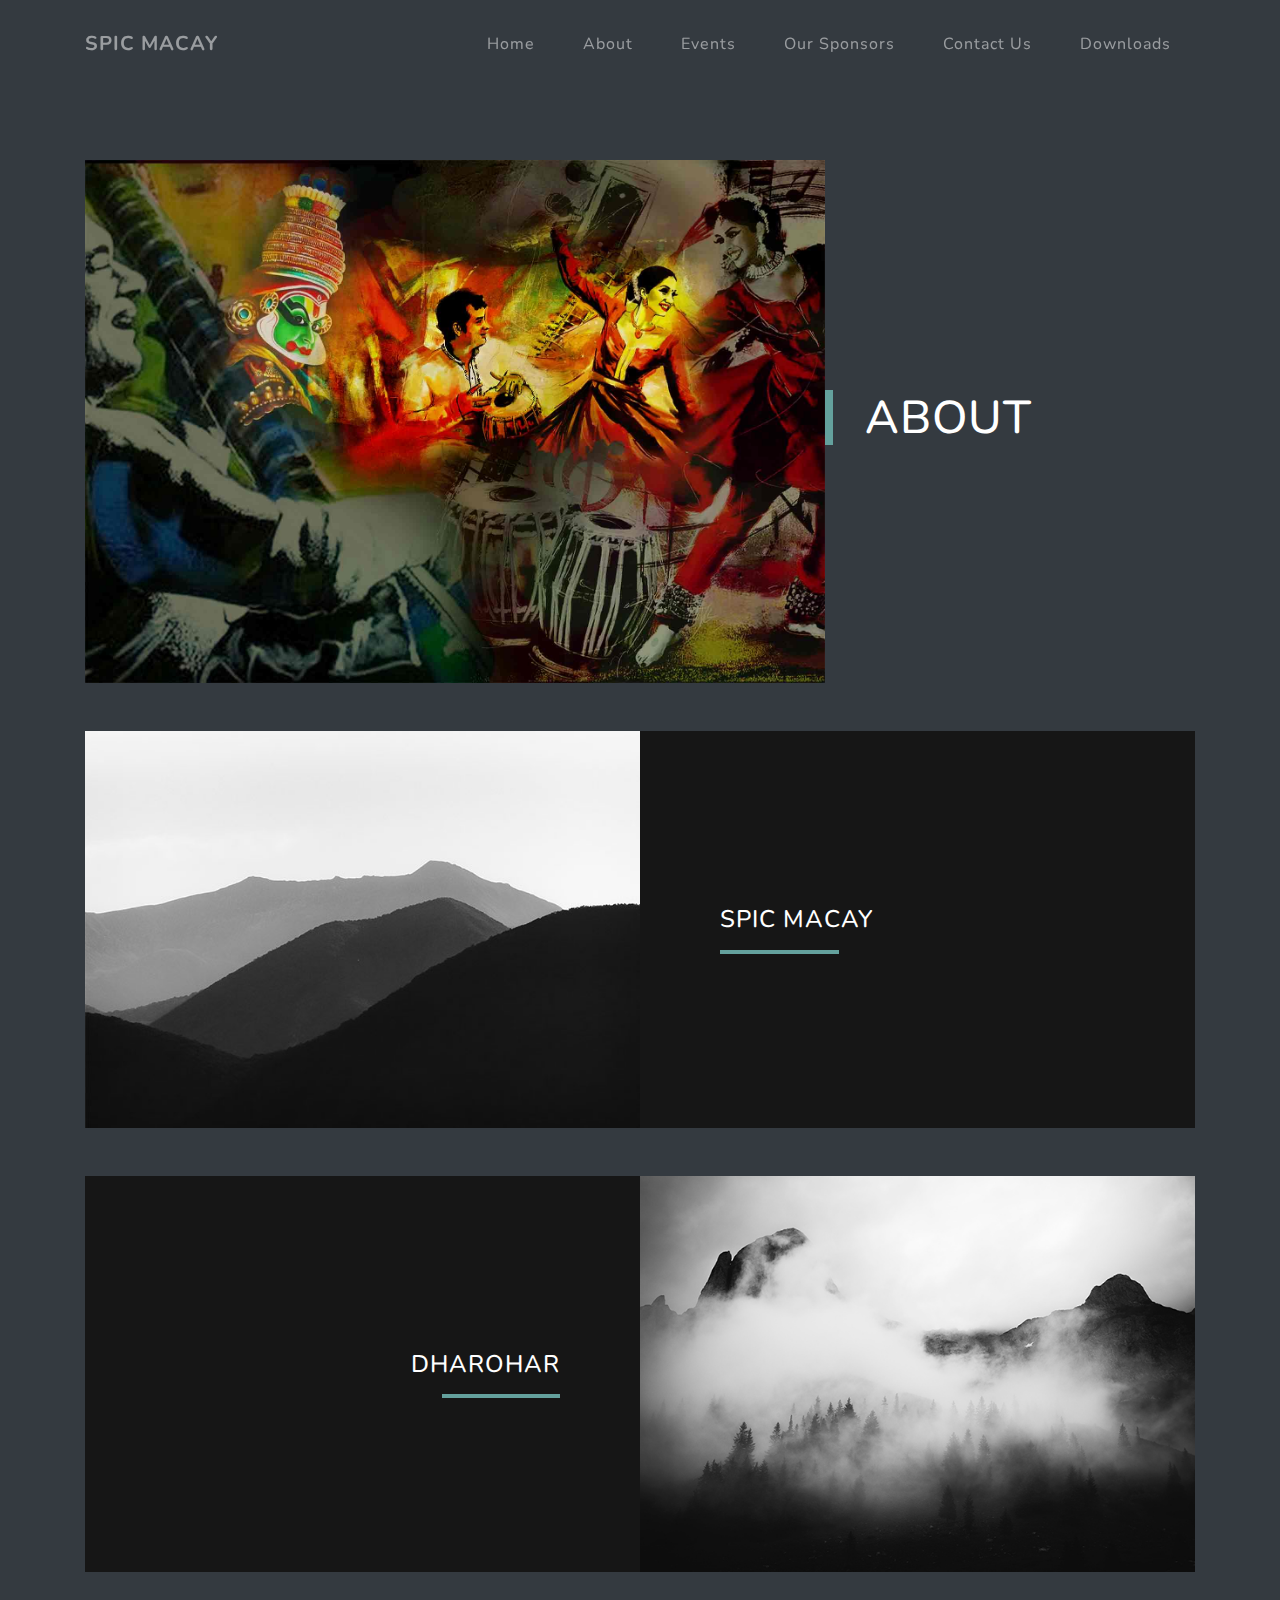
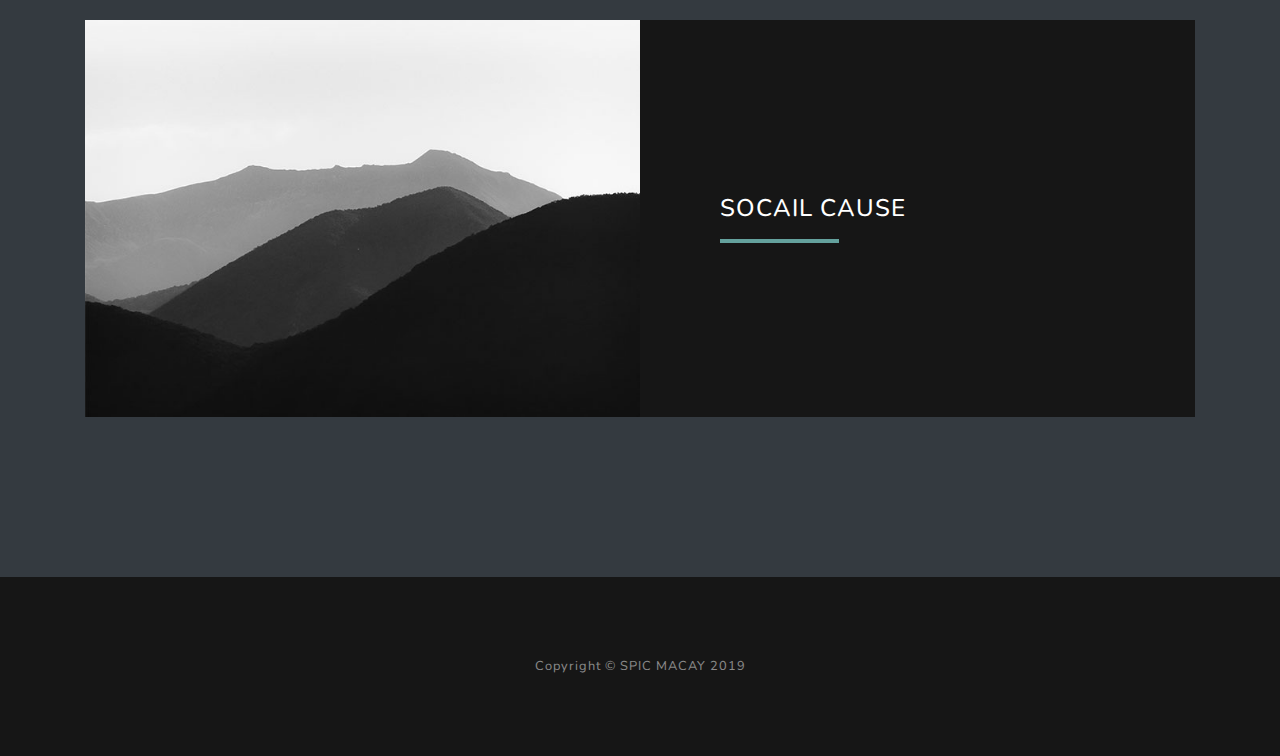
<file: about.html>
<!DOCTYPE html>
<html lang="en">

<head>

    <meta charset="utf-8">
    <meta name="viewport" content="width=device-width, initial-scale=1, shrink-to-fit=no">
    <meta name="description" content="">
    <meta name="author" content="">

    <title>Dharohar19</title>

    <!-- my css file -->
    <link rel="stylesheet" href="harshit.css">

    <!-- Bootstrap core CSS -->
    <link href="vendor/bootstrap/css/bootstrap.min.css" rel="stylesheet">

    <!-- Custom fonts for this template -->
    <link href="vendor/fontawesome-free/css/all.min.css" rel="stylesheet">
    <link href="https://fonts.googleapis.com/css?family=Varela+Round" rel="stylesheet">
    <link href="https://fonts.googleapis.com/css?family=Nunito:200,200i,300,300i,400,400i,600,600i,700,700i,800,800i,900,900i"
        rel="stylesheet">

    <!-- Custom styles for this template -->
    <link href="css/grayscale.min.css" rel="stylesheet">

</head>

<body id="page-top">

    <!-- Navigation -->
    <nav class="navbar-shrink text-black navbar navbar-expand-lg navbar-light fixed-top " id="mainNav">
        <div class="container">
            <a class="navbar-brand js-scroll-trigger" href="#page-top">SPIC MACAY</a>
            <button class="navbar-toggler navbar-toggler-right" type="button" data-toggle="collapse" data-target="#navbarResponsive"
                aria-controls="navbarResponsive" aria-expanded="false" aria-label="Toggle navigation">
                Menu
                <i class="fas fa-bars"></i>
            </button>
            <div class="collapse navbar-collapse" id="navbarResponsive">
                <ul class="navbar-nav ml-auto">
                    <li class="nav-item">
                        <a class="nav-link js-scroll-trigger" href="index.html">Home</a>
                    </li>
                    <li class="nav-item">
                        <a class="nav-link js-scroll-trigger ative" href="#">About</a>
                    </li>
                    <li class="nav-item">
                        <a class="nav-link js-scroll-trigger" href="events.html">Events</a>
                    </li>
                    <li class="nav-item">
                        <a class="nav-link js-scroll-trigger" href="our_sponsors.html">Our Sponsors</a>
                    </li>
                    <li class="nav-item">
                        <a class="nav-link js-scroll-trigger" href="contact_us.html">Contact Us</a>
                    </li>
                    <li class="nav-item">
                        <a class="nav-link js-scroll-trigger" href="downloads.html">Downloads</a>
                    </li>
                </ul>
            </div>
        </div>
    </nav>

    <section id="projects" class="projects-section bg-dark">
        <div class="container">

            <!-- Featured Project Row -->
            <div class="row align-items-center no-gutters mb-4 mb-lg-5">
                <div class="col-xl-8 col-lg-7">
                    <img class="img-fluid mb-3 mb-lg-0" src="img/bg-masthead.jpg" alt="">
                </div>
                <div class="col-xl-4 col-lg-5">
                    <div class="featured-text text-center text-lg-left text-white">
                        <h1 style="font-size: 46px" ;>ABOUT</h1>
                        <!-- <h1>SPIC MACAY</h1>
                <h1>pantnagar chapter</h1> -->
                        <!-- <p class="text-white-50 mb-0">Grayscale is open source and MIT licensed. This means you can use it for any project - even commercial projects! Download it, customize it, and publish your website!</p> -->
                    </div>
                </div>
            </div>

            <!-- Project One Row -->
            <div class="row justify-content-center no-gutters mb-5">
                <div class="col-lg-6">
                    <img class="img-fluid" src="img/demo-image-01.jpg" alt="">
                </div>
                <div class="col-lg-6">
                    <div class="bg-black text-center h-100 project">
                        <div class="d-flex h-100">
                            <div class="project-text w-100 my-auto text-center text-lg-left">
                                <a href="about_spic-macay.html">
                                    <h4 class="text-white">SPIC MACAY</h4>
                                </a>
                                <!-- <p class="mb-0 text-white-50">An example of where you can put an image of a project, or anything else, along with a description.</p> -->
                                <hr class="d-none d-lg-block mb-0 ml-0">
                            </div>
                        </div>
                    </div>
                </div>
            </div>

            <!-- Project Two Row -->
            <div class="row justify-content-center no-gutters mb-5">
                <div class="col-lg-6">
                    <img class="img-fluid" src="img/demo-image-02.jpg" alt="">
                </div>
                <div class="col-lg-6 order-lg-first">
                    <div class="bg-black text-center h-100 project">
                        <div class="d-flex h-100">
                            <div class="project-text w-100 my-auto text-center text-lg-right">
                                <a href="about_dharohar.html">
                                    <h4 class="text-white">DHAROHAR</h4>
                                </a>
                                <!-- <p class="mb-0 text-white-50">Another example of a project with its respective description. These sections work well responsively as well, try this theme on a small screen!</p> -->
                                <hr class="d-none d-lg-block mb-0 mr-0">
                            </div>
                        </div>
                    </div>
                </div>
            </div>

            <!-- project three row -->
            <div class="row justify-content-center no-gutters mb-5 mb-lg-0">
                <div class="col-lg-6">
                    <img class="img-fluid" src="img/demo-image-01.jpg" alt="">
                </div>
                <div class="col-lg-6">
                    <div class="bg-black text-center h-100 project">
                        <div class="d-flex h-100">
                            <div class="project-text w-100 my-auto text-center text-lg-left">
                                <a href="about_social-cause.html">
                                    <h4 class="text-white">SOCAIL CAUSE</h4>
                                </a>
                                <!-- <p class="mb-0 text-white-50"></p> -->
                                <hr class="d-none d-lg-block mb-0 ml-0">
                            </div>
                        </div>
                    </div>
                </div>
            </div>

        </div>
    </section>









    <!-- Footer -->
    <footer class="bg-black small text-center text-white-50">
        <div class="container">
            Copyright &copy; SPIC MACAY 2019
        </div>
    </footer>

    <!-- Bootstrap core JavaScript -->
    <script src="vendor/jquery/jquery.min.js"></script>
    <script src="vendor/bootstrap/js/bootstrap.bundle.min.js"></script>

    <!-- Plugin JavaScript -->
    <script src="vendor/jquery-easing/jquery.easing.min.js"></script>

    <!-- Custom scripts for this template -->
    <script src="js/grayscale.min.js"></script>

</body>

</html>
</file>
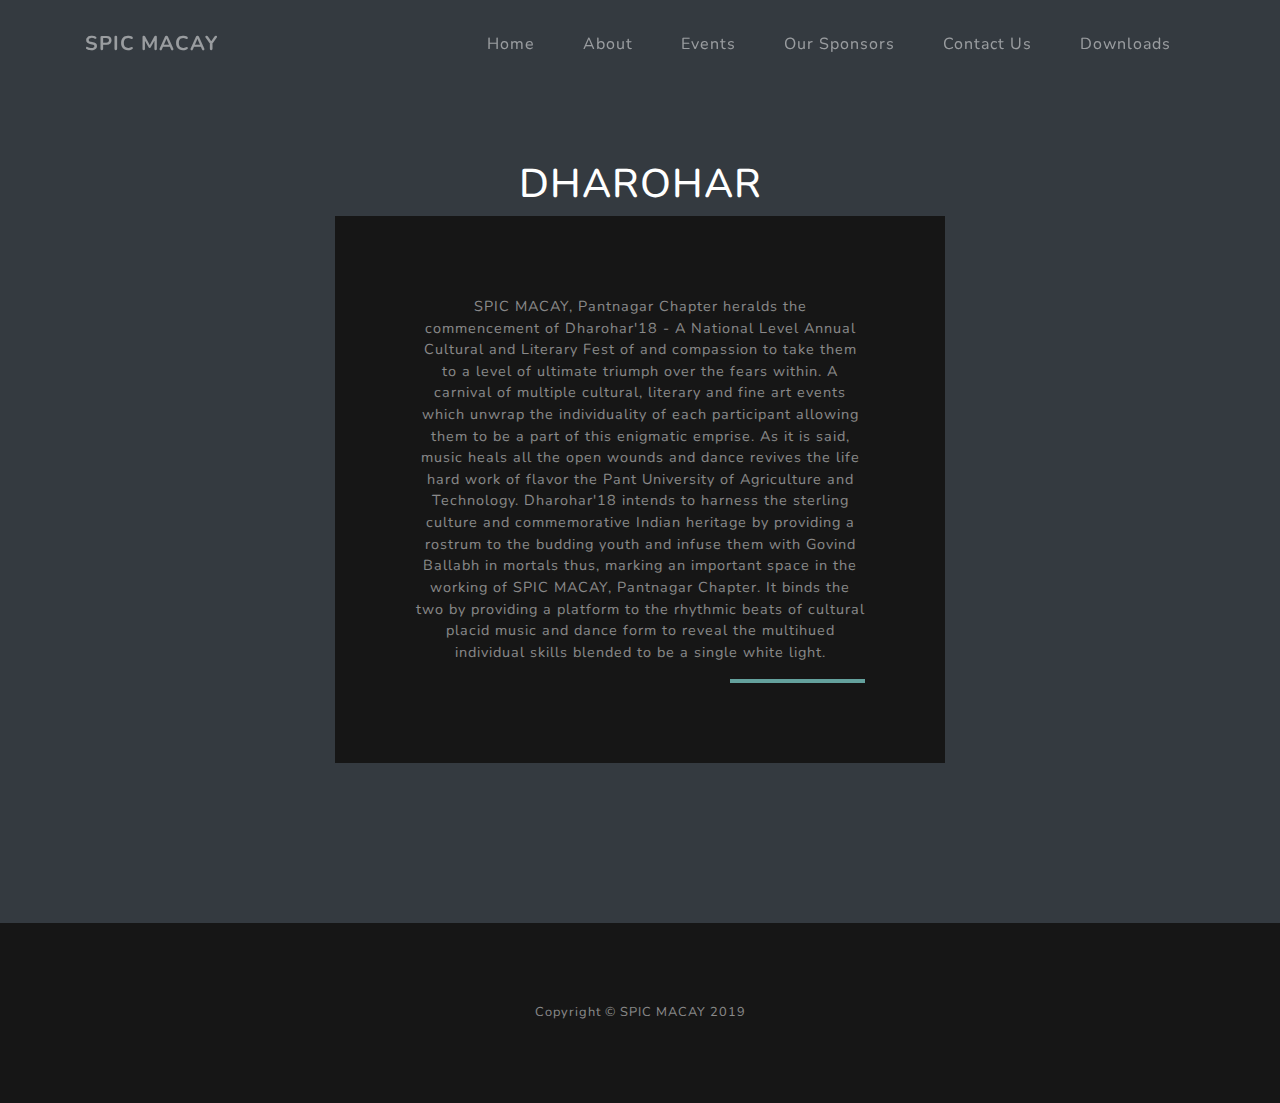
<file: about_dharohar.html>
<!DOCTYPE html>
<html lang="en">

<head>

    <meta charset="utf-8">
    <meta name="viewport" content="width=device-width, initial-scale=1, shrink-to-fit=no">
    <meta name="description" content="">
    <meta name="author" content="">

    <title>Dharohar19</title>

    <!-- my css file -->
    <link rel="stylesheet" href="harshit.css">

    <!-- Bootstrap core CSS -->
    <link href="vendor/bootstrap/css/bootstrap.min.css" rel="stylesheet">

    <!-- Custom fonts for this template -->
    <link href="vendor/fontawesome-free/css/all.min.css" rel="stylesheet">
    <link href="https://fonts.googleapis.com/css?family=Varela+Round" rel="stylesheet">
    <link href="https://fonts.googleapis.com/css?family=Nunito:200,200i,300,300i,400,400i,600,600i,700,700i,800,800i,900,900i"
        rel="stylesheet">

    <!-- Custom styles for this template -->
    <link href="css/grayscale.min.css" rel="stylesheet">

</head>

<body id="page-top">

    <!-- Navigation -->
    <nav class="navbar-shrink text-black navbar navbar-expand-lg navbar-light fixed-top " id="mainNav">
        <div class="container">
            <a class="navbar-brand js-scroll-trigger" href="#page-top">SPIC MACAY</a>
            <button class="navbar-toggler navbar-toggler-right" type="button" data-toggle="collapse" data-target="#navbarResponsive"
                aria-controls="navbarResponsive" aria-expanded="false" aria-label="Toggle navigation">
                Menu
                <i class="fas fa-bars"></i>
            </button>
            <div class="collapse navbar-collapse" id="navbarResponsive">
                <ul class="navbar-nav ml-auto">
                    <li class="nav-item">
                        <a class="nav-link js-scroll-trigger" href="index.html">Home</a>
                    </li>
                    <li class="nav-item">
                        <a class="nav-link js-scroll-trigger ative" href="about.html">About</a>
                    </li>
                    <li class="nav-item">
                        <a class="nav-link js-scroll-trigger" href="events.html">Events</a>
                    </li>
                    <li class="nav-item">
                        <a class="nav-link js-scroll-trigger" href="our_sponsors.html">Our Sponsors</a>
                    </li>
                    <li class="nav-item">
                        <a class="nav-link js-scroll-trigger" href="contact_us.html">Contact Us</a>
                    </li>
                    <li class="nav-item">
                        <a class="nav-link js-scroll-trigger" href="downloads.html">Downloads</a>
                    </li>
                </ul>
            </div>
        </div>
    </nav>



    <section id="projects" class="projects-section bg-dark">
        <div class="d-flex justify-content-center">
            <h1 class="text-white ">DHAROHAR</h1>
        </div>
        <div class="d-flex justify-content-center">
            <div class="col-lg-6 order-lg-first">
                <div class="bg-black text-center h-100 project">
                    <div class="d-flex h-100">
                        <div class="project-text w-100 my-auto text-center text-lg-right">

                            <p class="mb-0 text-white-50 text-center">SPIC MACAY, Pantnagar Chapter heralds the
                                commencement of Dharohar'18 - A National Level Annual Cultural and Literary Fest of and
                                compassion to take them to a level of ultimate triumph over the fears within. A
                                carnival of multiple cultural, literary and fine art events which unwrap the
                                individuality of each participant allowing them to be a part of this enigmatic emprise.
                                As it is said, music heals all the open wounds and dance revives the life hard work of
                                flavor the Pant University of Agriculture and Technology.
                                Dharohar'18 intends to harness the sterling culture and commemorative Indian heritage
                                by providing a rostrum to the budding youth and infuse them with Govind Ballabh in
                                mortals thus, marking an important space in the working of SPIC MACAY, Pantnagar
                                Chapter. It binds the two by providing a platform to the rhythmic beats of cultural
                                placid music and dance form to reveal the multihued individual skills blended to be a
                                single white light.</p>
                            <hr class="d-none d-lg-block mb-0 mr-0">
                        </div>
                    </div>
                </div>
            </div>
        </div>




    </section>



















    <!-- Footer -->
    <footer class="bg-black small text-center text-white-50">
        <div class="container">
            Copyright &copy; SPIC MACAY 2019
        </div>
    </footer>

    <!-- Bootstrap core JavaScript -->
    <script src="vendor/jquery/jquery.min.js"></script>
    <script src="vendor/bootstrap/js/bootstrap.bundle.min.js"></script>

    <!-- Plugin JavaScript -->
    <script src="vendor/jquery-easing/jquery.easing.min.js"></script>

    <!-- Custom scripts for this template -->
    <script src="js/grayscale.min.js"></script>

</body>

</html>
</file>
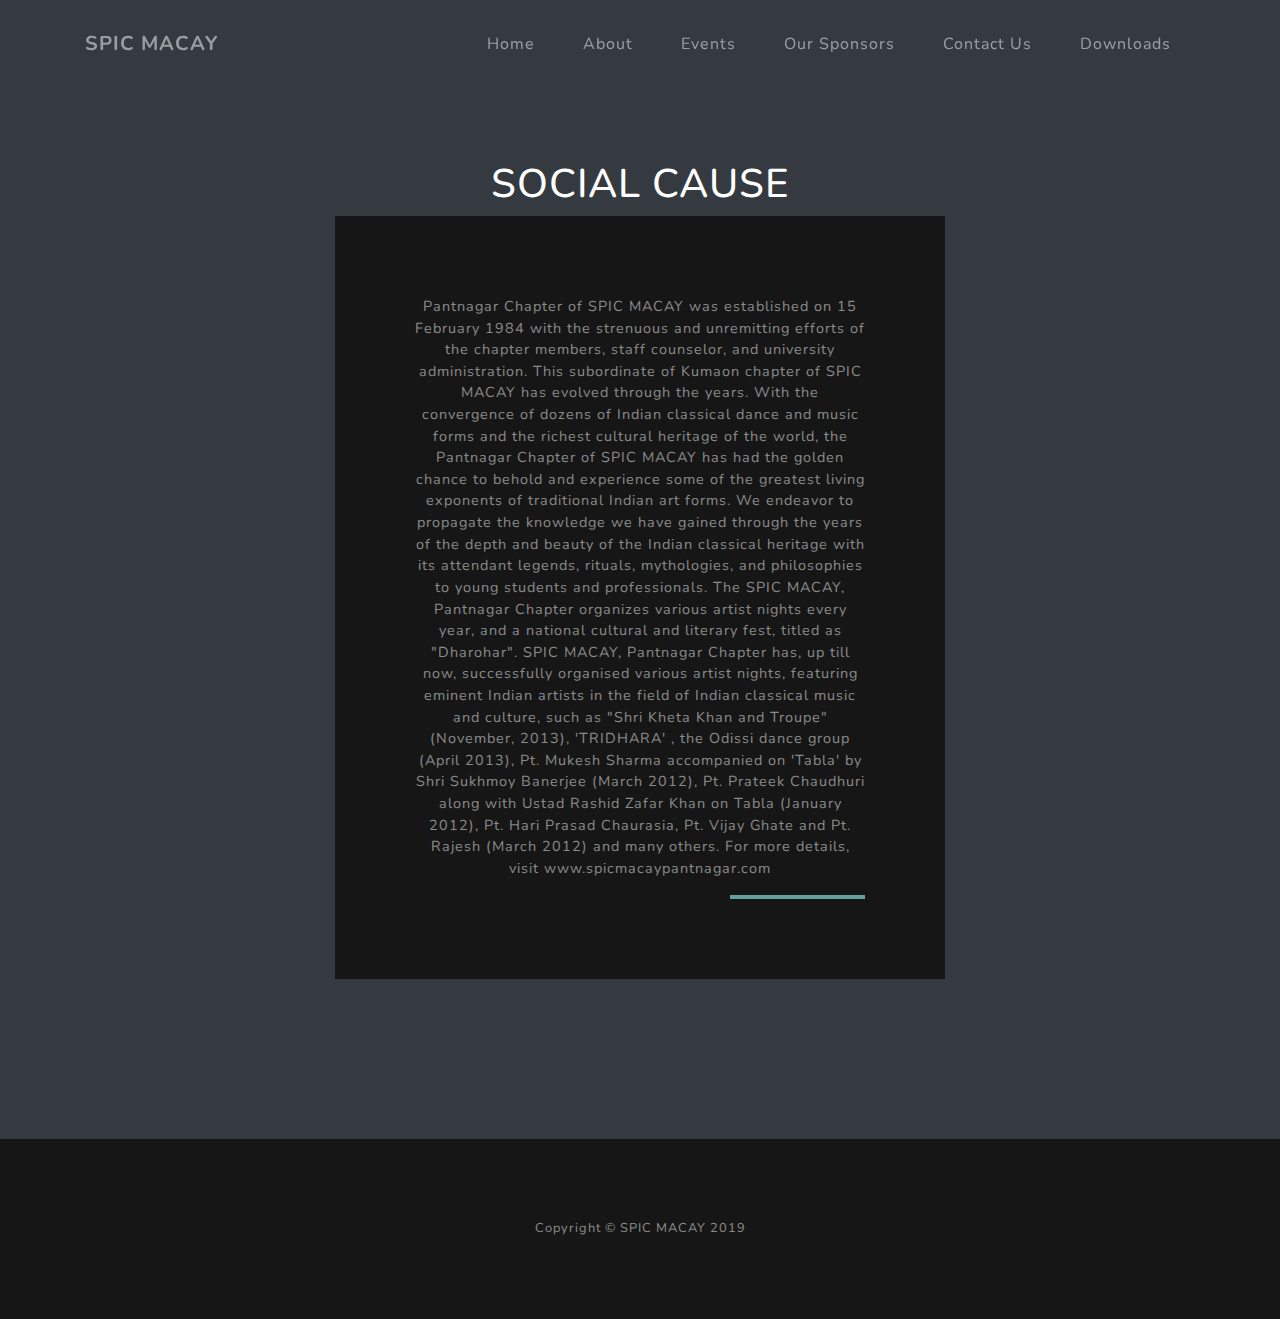
<file: about_social-cause.html>
<!DOCTYPE html>
<html lang="en">

<head>

    <meta charset="utf-8">
    <meta name="viewport" content="width=device-width, initial-scale=1, shrink-to-fit=no">
    <meta name="description" content="">
    <meta name="author" content="">

    <title>Dharohar19</title>

    <!-- my css file -->
    <link rel="stylesheet" href="harshit.css">

    <!-- Bootstrap core CSS -->
    <link href="vendor/bootstrap/css/bootstrap.min.css" rel="stylesheet">

    <!-- Custom fonts for this template -->
    <link href="vendor/fontawesome-free/css/all.min.css" rel="stylesheet">
    <link href="https://fonts.googleapis.com/css?family=Varela+Round" rel="stylesheet">
    <link href="https://fonts.googleapis.com/css?family=Nunito:200,200i,300,300i,400,400i,600,600i,700,700i,800,800i,900,900i"
        rel="stylesheet">

    <!-- Custom styles for this template -->
    <link href="css/grayscale.min.css" rel="stylesheet">

</head>

<body id="page-top">

    <!-- Navigation -->
    <nav class="navbar-shrink text-black navbar navbar-expand-lg navbar-light fixed-top " id="mainNav">
        <div class="container">
            <a class="navbar-brand js-scroll-trigger" href="#page-top">SPIC MACAY</a>
            <button class="navbar-toggler navbar-toggler-right" type="button" data-toggle="collapse" data-target="#navbarResponsive"
                aria-controls="navbarResponsive" aria-expanded="false" aria-label="Toggle navigation">
                Menu
                <i class="fas fa-bars"></i>
            </button>
            <div class="collapse navbar-collapse" id="navbarResponsive">
                <ul class="navbar-nav ml-auto">
                    <li class="nav-item">
                        <a class="nav-link js-scroll-trigger" href="index.html">Home</a>
                    </li>
                    <li class="nav-item">
                        <a class="nav-link js-scroll-trigger ative" href="about.html">About</a>
                    </li>
                    <li class="nav-item">
                        <a class="nav-link js-scroll-trigger" href="events.html">Events</a>
                    </li>
                    <li class="nav-item">
                        <a class="nav-link js-scroll-trigger" href="our_sponsors.html">Our Sponsors</a>
                    </li>
                    <li class="nav-item">
                        <a class="nav-link js-scroll-trigger" href="contact_us.html">Contact Us</a>
                    </li>
                    <li class="nav-item">
                        <a class="nav-link js-scroll-trigger" href="downloads.html">Downloads</a>
                    </li>
                </ul>
            </div>
        </div>
    </nav>



    <section id="projects" class="projects-section bg-dark">
        <div class="d-flex justify-content-center">
            <h1 class="text-white ">SOCIAL CAUSE</h1>
        </div>
<div class="d-flex justify-content-center">
        <div class="col-lg-6 order-lg-first">
            <div class="bg-black text-center h-100 project">
                <div class="d-flex h-100">
                    <div class="project-text w-100 my-auto text-center text-lg-right">

                        <p class="mb-0 text-white-50 text-center">Pantnagar Chapter of SPIC MACAY was established on 15 February
                            1984 with the strenuous and unremitting efforts of the chapter members, staff counselor,
                            and university administration. This subordinate of Kumaon chapter of SPIC MACAY has evolved
                            through the years. With the convergence of dozens of Indian classical dance and music forms
                            and the richest cultural heritage of the world, the Pantnagar Chapter of SPIC MACAY has had
                            the golden chance to behold and experience some of the greatest living exponents of
                            traditional Indian art forms.
                            We endeavor to propagate the knowledge we have gained through the years of the depth and
                            beauty of the Indian classical heritage with its attendant legends, rituals, mythologies,
                            and philosophies to young students and professionals. The SPIC MACAY, Pantnagar Chapter
                            organizes various artist nights every year, and a national cultural and literary fest,
                            titled as "Dharohar". SPIC MACAY, Pantnagar Chapter has, up till now, successfully
                            organised various artist nights, featuring eminent Indian artists in the field of Indian
                            classical music and culture, such as "Shri Kheta Khan and Troupe" (November, 2013),
                            'TRIDHARA' , the Odissi dance group (April 2013), Pt. Mukesh Sharma accompanied on 'Tabla'
                            by Shri Sukhmoy Banerjee (March 2012), Pt. Prateek Chaudhuri along with Ustad Rashid Zafar
                            Khan on Tabla (January 2012), Pt. Hari Prasad Chaurasia, Pt. Vijay Ghate and Pt. Rajesh
                            (March 2012) and many others. For more details, visit www.spicmacaypantnagar.com</p>
                        <hr class="d-none d-lg-block mb-0 mr-0">
                    </div>
                </div>
            </div>
        </div>
    </div>




    </section>



















    <!-- Footer -->
    <footer class="bg-black small text-center text-white-50">
        <div class="container">
            Copyright &copy; SPIC MACAY 2019
        </div>
    </footer>

    <!-- Bootstrap core JavaScript -->
    <script src="vendor/jquery/jquery.min.js"></script>
    <script src="vendor/bootstrap/js/bootstrap.bundle.min.js"></script>

    <!-- Plugin JavaScript -->
    <script src="vendor/jquery-easing/jquery.easing.min.js"></script>

    <!-- Custom scripts for this template -->
    <script src="js/grayscale.min.js"></script>

</body>

</html>
</file>
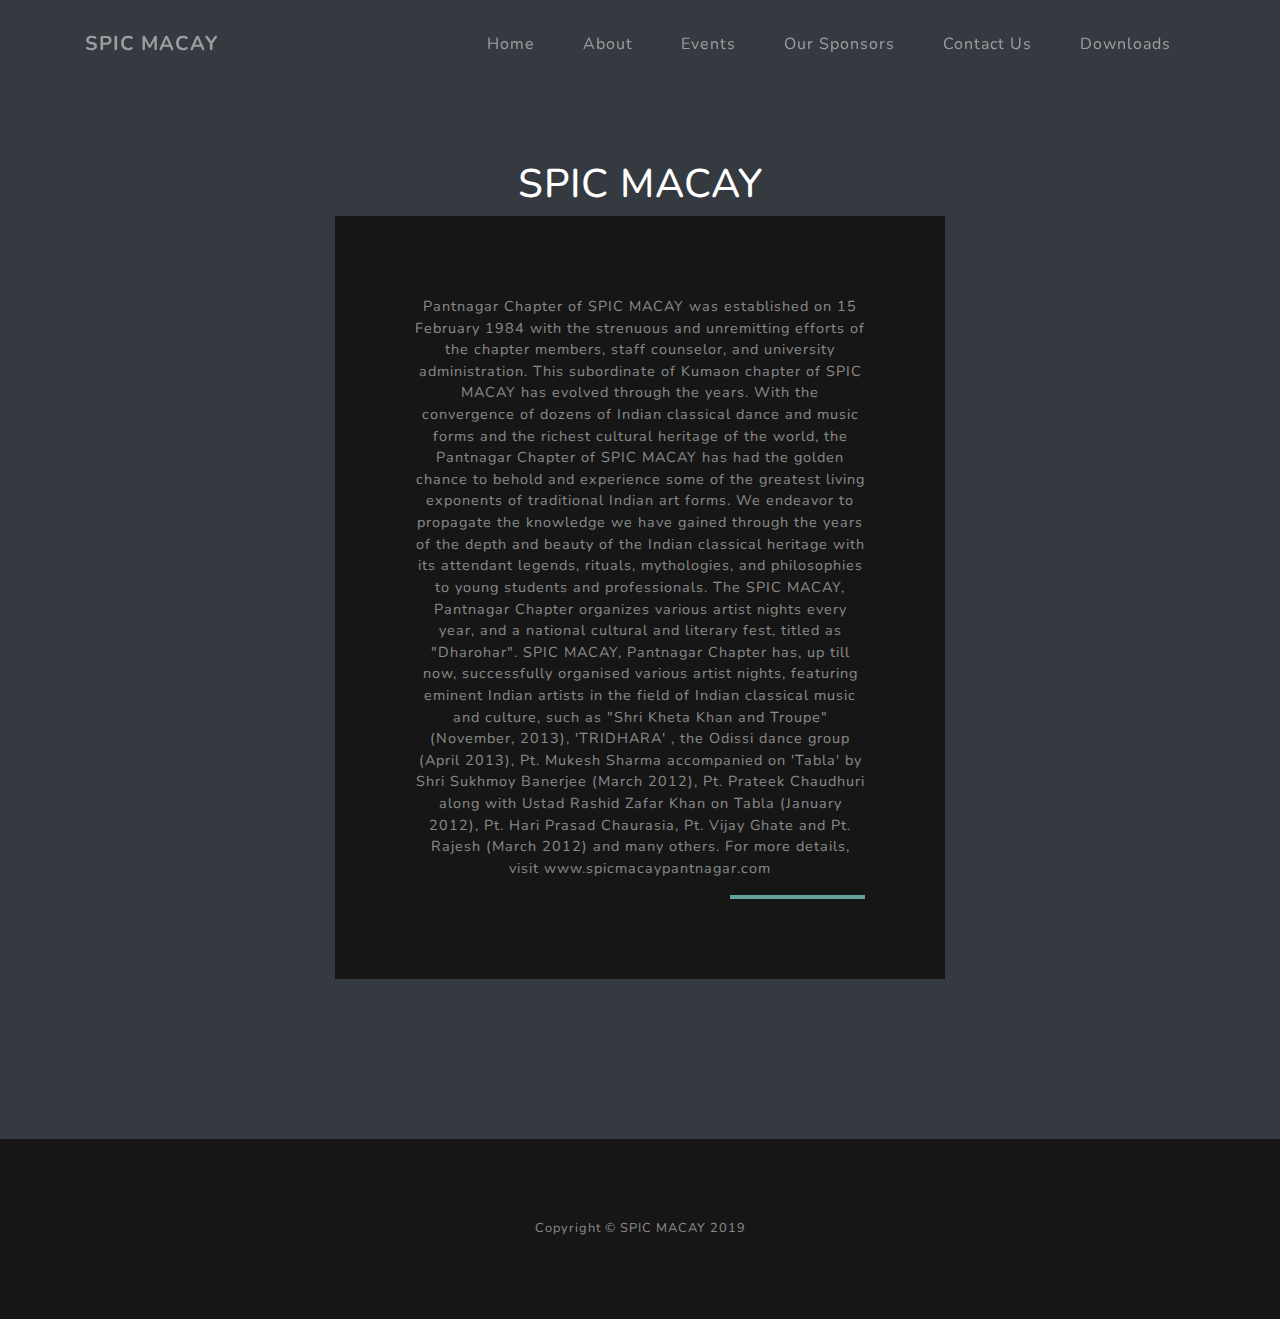
<file: about_spic-macay.html>
<!DOCTYPE html>
<html lang="en">

<head>

    <meta charset="utf-8">
    <meta name="viewport" content="width=device-width, initial-scale=1, shrink-to-fit=no">
    <meta name="description" content="">
    <meta name="author" content="">

    <title>Dharohar19</title>

    <!-- my css file -->
    <link rel="stylesheet" href="harshit.css">

    <!-- Bootstrap core CSS -->
    <link href="vendor/bootstrap/css/bootstrap.min.css" rel="stylesheet">

    <!-- Custom fonts for this template -->
    <link href="vendor/fontawesome-free/css/all.min.css" rel="stylesheet">
    <link href="https://fonts.googleapis.com/css?family=Varela+Round" rel="stylesheet">
    <link href="https://fonts.googleapis.com/css?family=Nunito:200,200i,300,300i,400,400i,600,600i,700,700i,800,800i,900,900i"
        rel="stylesheet">

    <!-- Custom styles for this template -->
    <link href="css/grayscale.min.css" rel="stylesheet">

</head>

<body id="page-top">

    <!-- Navigation -->
    <nav class="navbar-shrink text-black navbar navbar-expand-lg navbar-light fixed-top " id="mainNav">
        <div class="container">
            <a class="navbar-brand js-scroll-trigger" href="#page-top">SPIC MACAY</a>
            <button class="navbar-toggler navbar-toggler-right" type="button" data-toggle="collapse" data-target="#navbarResponsive"
                aria-controls="navbarResponsive" aria-expanded="false" aria-label="Toggle navigation">
                Menu
                <i class="fas fa-bars"></i>
            </button>
            <div class="collapse navbar-collapse" id="navbarResponsive">
                <ul class="navbar-nav ml-auto">
                    <li class="nav-item">
                        <a class="nav-link js-scroll-trigger" href="index.html">Home</a>
                    </li>
                    <li class="nav-item">
                        <a class="nav-link js-scroll-trigger ative" href="about.html">About</a>
                    </li>
                    <li class="nav-item">
                        <a class="nav-link js-scroll-trigger" href="events.html">Events</a>
                    </li>
                    <li class="nav-item">
                        <a class="nav-link js-scroll-trigger" href="our_sponsors.html">Our Sponsors</a>
                    </li>
                    <li class="nav-item">
                        <a class="nav-link js-scroll-trigger" href="contact_us.html">Contact Us</a>
                    </li>
                    <li class="nav-item">
                        <a class="nav-link js-scroll-trigger" href="downloads.html">Downloads</a>
                    </li>
                </ul>
            </div>
        </div>
    </nav>



    <section id="projects" class="projects-section bg-dark">
        <div class="d-flex justify-content-center">
            <h1 class="text-white ">SPIC MACAY</h1>
        </div>
<div class="d-flex justify-content-center">
        <div class="col-lg-6 order-lg-first">
            <div class="bg-black text-center h-100 project">
                <div class="d-flex h-100">
                    <div class="project-text w-100 my-auto text-center text-lg-right">

                        <p class="mb-0 text-white-50 text-center">Pantnagar Chapter of SPIC MACAY was established on 15 February
                            1984 with the strenuous and unremitting efforts of the chapter members, staff counselor,
                            and university administration. This subordinate of Kumaon chapter of SPIC MACAY has evolved
                            through the years. With the convergence of dozens of Indian classical dance and music forms
                            and the richest cultural heritage of the world, the Pantnagar Chapter of SPIC MACAY has had
                            the golden chance to behold and experience some of the greatest living exponents of
                            traditional Indian art forms.
                            We endeavor to propagate the knowledge we have gained through the years of the depth and
                            beauty of the Indian classical heritage with its attendant legends, rituals, mythologies,
                            and philosophies to young students and professionals. The SPIC MACAY, Pantnagar Chapter
                            organizes various artist nights every year, and a national cultural and literary fest,
                            titled as "Dharohar". SPIC MACAY, Pantnagar Chapter has, up till now, successfully
                            organised various artist nights, featuring eminent Indian artists in the field of Indian
                            classical music and culture, such as "Shri Kheta Khan and Troupe" (November, 2013),
                            'TRIDHARA' , the Odissi dance group (April 2013), Pt. Mukesh Sharma accompanied on 'Tabla'
                            by Shri Sukhmoy Banerjee (March 2012), Pt. Prateek Chaudhuri along with Ustad Rashid Zafar
                            Khan on Tabla (January 2012), Pt. Hari Prasad Chaurasia, Pt. Vijay Ghate and Pt. Rajesh
                            (March 2012) and many others. For more details, visit www.spicmacaypantnagar.com</p>
                        <hr class="d-none d-lg-block mb-0 mr-0">
                    </div>
                </div>
            </div>
        </div>
    </div>




    </section>



















    <!-- Footer -->
    <footer class="bg-black small text-center text-white-50">
        <div class="container">
            Copyright &copy; SPIC MACAY 2019
        </div>
    </footer>

    <!-- Bootstrap core JavaScript -->
    <script src="vendor/jquery/jquery.min.js"></script>
    <script src="vendor/bootstrap/js/bootstrap.bundle.min.js"></script>

    <!-- Plugin JavaScript -->
    <script src="vendor/jquery-easing/jquery.easing.min.js"></script>

    <!-- Custom scripts for this template -->
    <script src="js/grayscale.min.js"></script>

</body>

</html>
</file>
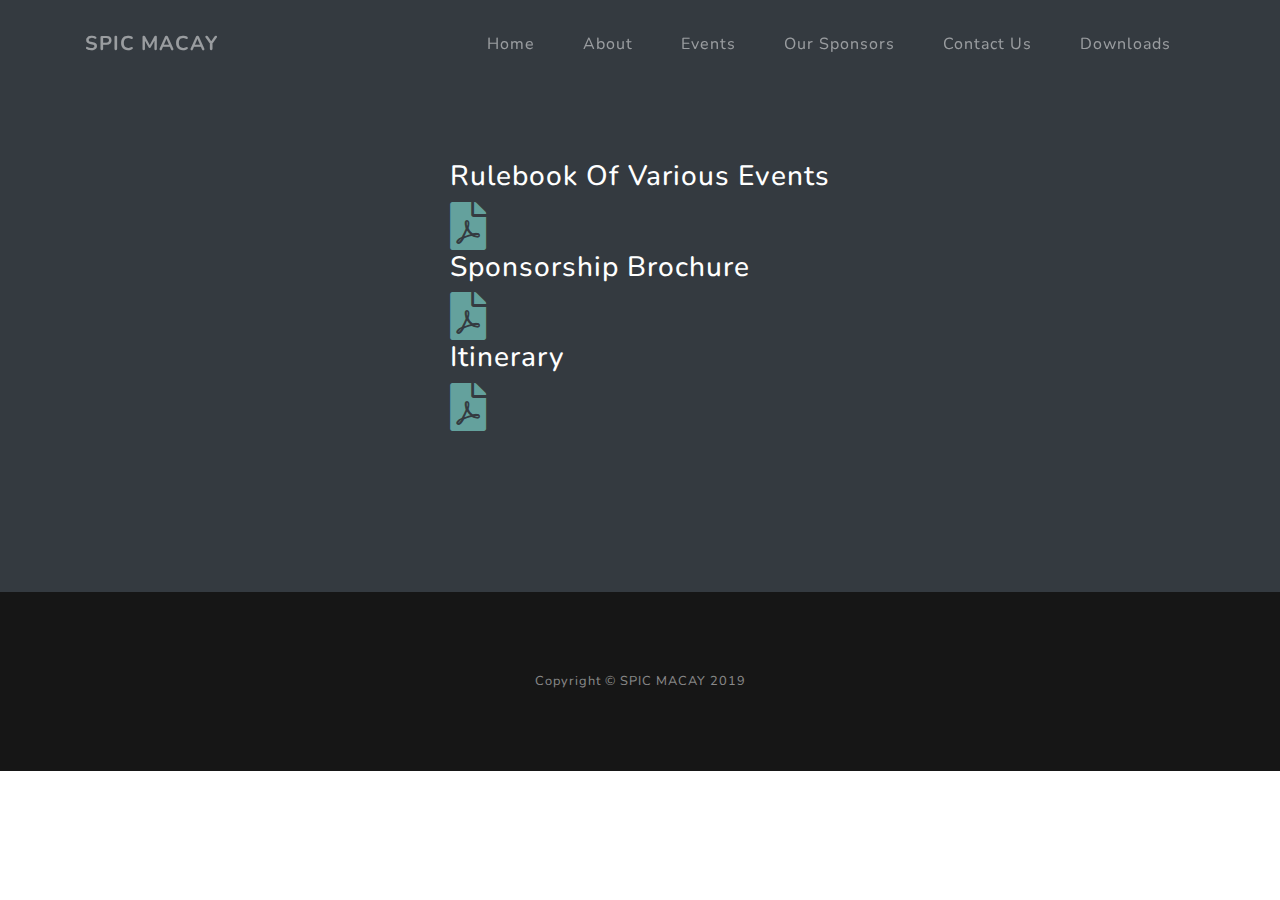
<file: downloads.html>
<!DOCTYPE html>
<html lang="en">

<head>

    <meta charset="utf-8">
    <meta name="viewport" content="width=device-width, initial-scale=1, shrink-to-fit=no">
    <meta name="description" content="">
    <meta name="author" content="">

    <title>Dharohar19</title>

    <!-- my css file -->
    <link rel="stylesheet" href="harshit.css">

    <!-- Bootstrap core CSS -->
    <link href="vendor/bootstrap/css/bootstrap.min.css" rel="stylesheet">

    <!-- Custom fonts for this template -->
    <link href="vendor/fontawesome-free/css/all.min.css" rel="stylesheet">
    <link href="https://fonts.googleapis.com/css?family=Varela+Round" rel="stylesheet">
    <link href="https://fonts.googleapis.com/css?family=Nunito:200,200i,300,300i,400,400i,600,600i,700,700i,800,800i,900,900i"
        rel="stylesheet">

    <!-- Custom styles for this template -->
    <link href="css/grayscale.min.css" rel="stylesheet">

    <!-- font awesome -->
    <link rel="stylesheet" href="https://use.fontawesome.com/releases/v5.7.0/css/all.css" integrity="sha384-lZN37f5QGtY3VHgisS14W3ExzMWZxybE1SJSEsQp9S+oqd12jhcu+A56Ebc1zFSJ"
        crossorigin="anonymous">

</head>

<body id="page-top">

    <!-- Navigation -->
    <nav class="navbar-shrink text-black navbar navbar-expand-lg navbar-light fixed-top " id="mainNav">
        <div class="container">
            <a class="navbar-brand js-scroll-trigger" href="#page-top">SPIC MACAY</a>
            <button class="navbar-toggler navbar-toggler-right" type="button" data-toggle="collapse" data-target="#navbarResponsive"
                aria-controls="navbarResponsive" aria-expanded="false" aria-label="Toggle navigation">
                Menu
                <i class="fas fa-bars"></i>
            </button>
            <div class="collapse navbar-collapse" id="navbarResponsive">
                <ul class="navbar-nav ml-auto">
                    <li class="nav-item">
                        <a class="nav-link js-scroll-trigger" href="index.html">Home</a>
                    </li>
                    <li class="nav-item">
                        <a class="nav-link js-scroll-trigger ative" href="about.html">About</a>
                    </li>
                    <li class="nav-item">
                        <a class="nav-link js-scroll-trigger" href="events.html">Events</a>
                    </li>
                    <li class="nav-item">
                        <a class="nav-link js-scroll-trigger" href="our_sponsors.html">Our Sponsors</a>
                    </li>
                    <li class="nav-item">
                        <a class="nav-link js-scroll-trigger" href="contact_us.html">Contact Us</a>
                    </li>
                    <li class="nav-item">
                        <a class="nav-link js-scroll-trigger" href="downloads.html">Downloads</a>
                    </li>
                </ul>
            </div>
        </div>
    </nav>



    <section id="projects" class="projects-section bg-dark">
        <div class="d-flex justify-content-center">
            <div class="text-white mx-auto my-0">
                <h3>Rulebook Of Various Events</h3>
                <a href=""><i class="fas fa-file-pdf fa-3x"></i></a>
                <h3>Sponsorship Brochure</h3>
                <a href=""><i class="fas fa-file-pdf fa-3x"></i></a>
                <h3>Itinerary</h3>
                <a href=""><i class="fas fa-file-pdf fa-3x"></i></a>
            </div>
        </div>


    </section>



















    <!-- Footer -->
    <footer class="bg-black small text-center text-white-50">
        <div class="container">
            Copyright &copy; SPIC MACAY 2019
        </div>
    </footer>

    <!-- Bootstrap core JavaScript -->
    <script src="vendor/jquery/jquery.min.js"></script>
    <script src="vendor/bootstrap/js/bootstrap.bundle.min.js"></script>

    <!-- Plugin JavaScript -->
    <script src="vendor/jquery-easing/jquery.easing.min.js"></script>

    <!-- Custom scripts for this template -->
    <script src="js/grayscale.min.js"></script>

</body>

</html>
</file>
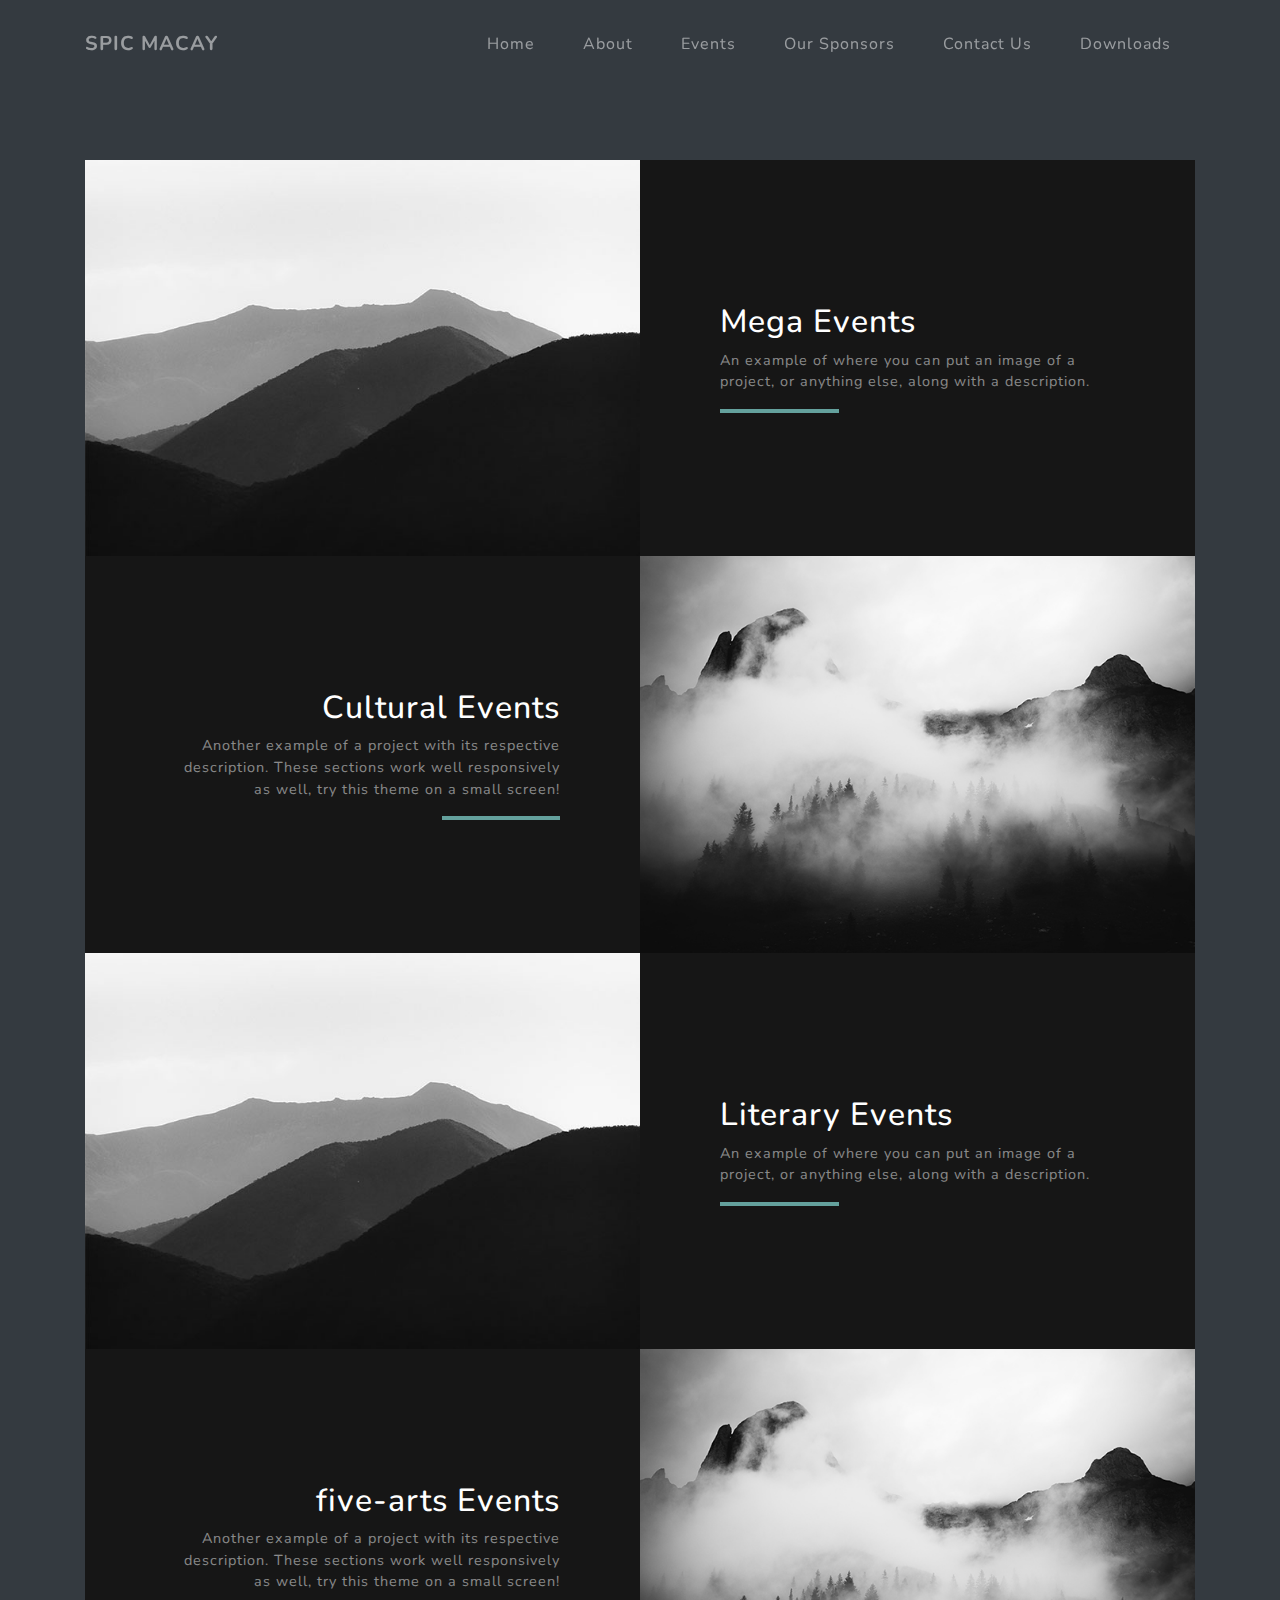
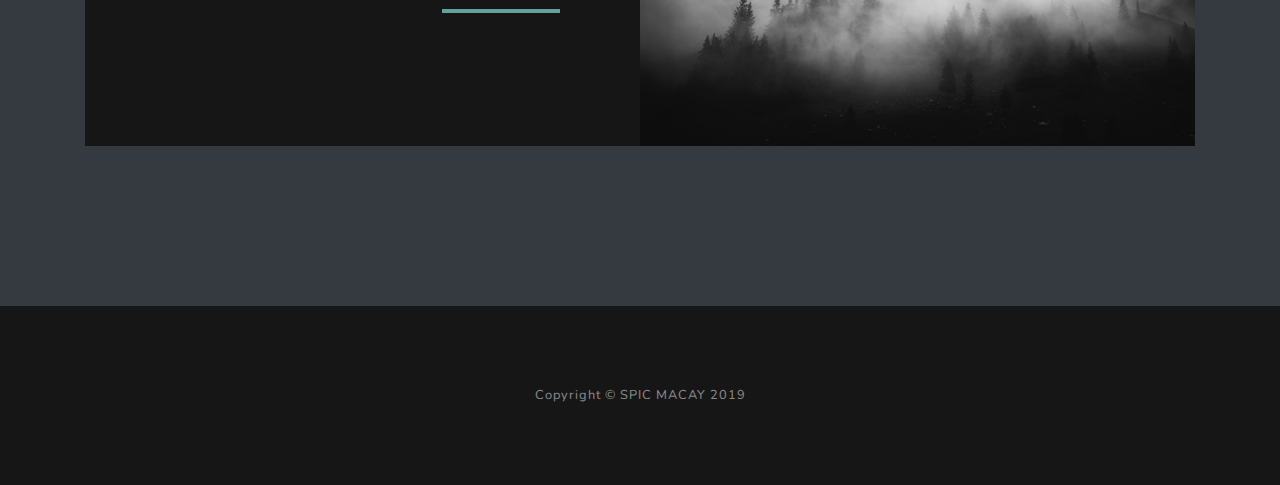
<file: events.html>
<!DOCTYPE html>
<html lang="en">

  <head>

    <meta charset="utf-8">
    <meta name="viewport" content="width=device-width, initial-scale=1, shrink-to-fit=no">
    <meta name="description" content="">
    <meta name="author" content="">

    <title>Dharohar19</title>

    <!-- my css file -->
    <link rel="stylesheet" href="harshit.css">

    <!-- Bootstrap core CSS -->
    <link href="vendor/bootstrap/css/bootstrap.min.css" rel="stylesheet">

    <!-- Custom fonts for this template -->
    <link href="vendor/fontawesome-free/css/all.min.css" rel="stylesheet">
    <link href="https://fonts.googleapis.com/css?family=Varela+Round" rel="stylesheet">
    <link href="https://fonts.googleapis.com/css?family=Nunito:200,200i,300,300i,400,400i,600,600i,700,700i,800,800i,900,900i" rel="stylesheet">

    <!-- Custom styles for this template -->
    <link href="css/grayscale.min.css" rel="stylesheet">

  </head>

  <body id="page-top">

    <!-- Navigation -->
    <nav class="navbar-shrink text-black navbar navbar-expand-lg navbar-light fixed-top " id="mainNav">
      <div class="container">
        <a class="navbar-brand js-scroll-trigger" href="#page-top">SPIC MACAY</a>
        <button class="navbar-toggler navbar-toggler-right" type="button" data-toggle="collapse" data-target="#navbarResponsive" aria-controls="navbarResponsive" aria-expanded="false" aria-label="Toggle navigation">
          Menu
          <i class="fas fa-bars"></i>
        </button>
        <div class="collapse navbar-collapse" id="navbarResponsive">
          <ul class="navbar-nav ml-auto">
            <li class="nav-item">
              <a class="nav-link js-scroll-trigger" href="index.html">Home</a>
            </li>
            <li class="nav-item">
              <a class="nav-link js-scroll-trigger ative" href="about.html">About</a>
            </li>
            <li class="nav-item">
              <a class="nav-link js-scroll-trigger" href="events.html">Events</a>
            </li>
            <li class="nav-item">
              <a class="nav-link js-scroll-trigger" href="our_sponsors.html">Our Sponsors</a>
            </li>
            <li class="nav-item">
              <a class="nav-link js-scroll-trigger" href="contact_us.html">Contact Us</a>
            </li>
            <li class="nav-item">
              <a class="nav-link js-scroll-trigger" href="downloads.html">Downloads</a>
            </li>
          </ul>
        </div>
      </div>
    </nav>


    <section id="projects" class="projects-section bg-dark">
    <div class="container">
        <!-- Project One Row -->
        <div class="row justify-content-center no-gutters mb-5 mb-lg-0">
                <div class="col-lg-6">
                  <img class="img-fluid" src="img/demo-image-01.jpg" alt="">
                </div>
                <div class="col-lg-6">
                  <div class="bg-black text-center h-100 project">
                    <div class="d-flex h-100">
                      <div class="project-text w-100 my-auto text-center text-lg-left">
                       <a href="#"><h2 class="text-white">Mega Events</h2></a> 
                        <p class="mb-0 text-white-50">An example of where you can put an image of a project, or anything else, along with a description.</p>
                        <hr class="d-none d-lg-block mb-0 ml-0">
                      </div>
                    </div>
                  </div>
                </div>
              </div>
      
              <!-- Project Two Row -->
              <div class="row justify-content-center no-gutters">
                <div class="col-lg-6">
                  <img class="img-fluid" src="img/demo-image-02.jpg" alt="">
                </div>
                <div class="col-lg-6 order-lg-first">
                  <div class="bg-black text-center h-100 project">
                    <div class="d-flex h-100">
                      <div class="project-text w-100 my-auto text-center text-lg-right">
                            <a href="#"><h2 class="text-white">Cultural Events</h2></a> 
                        <p class="mb-0 text-white-50">Another example of a project with its respective description. These sections work well responsively as well, try this theme on a small screen!</p>
                        <hr class="d-none d-lg-block mb-0 mr-0">
                      </div>
                    </div>
                  </div>
                </div>
              </div>
    
              <!-- project three row -->
              <div class="row justify-content-center no-gutters mb-5 mb-lg-0">
                    <div class="col-lg-6">
                      <img class="img-fluid" src="img/demo-image-01.jpg" alt="">
                    </div>
                    <div class="col-lg-6">
                      <div class="bg-black text-center h-100 project">
                        <div class="d-flex h-100">
                          <div class="project-text w-100 my-auto text-center text-lg-left">
                                <a href="#"><h2 class="text-white">Literary Events</h2></a> 
                            <p class="mb-0 text-white-50">An example of where you can put an image of a project, or anything else, along with a description.</p>
                            <hr class="d-none d-lg-block mb-0 ml-0">
                          </div>
                        </div>
                      </div>
                    </div>
                  </div>

                  <!-- project 4 row -->
                  <div class="row justify-content-center no-gutters">
                        <div class="col-lg-6">
                          <img class="img-fluid" src="img/demo-image-02.jpg" alt="">
                        </div>
                        <div class="col-lg-6 order-lg-first">
                          <div class="bg-black text-center h-100 project">
                            <div class="d-flex h-100">
                              <div class="project-text w-100 my-auto text-center text-lg-right">
                                    <a href="#"><h2 class="text-white">five-arts Events</h2></a> 
                                <p class="mb-0 text-white-50">Another example of a project with its respective description. These sections work well responsively as well, try this theme on a small screen!</p>
                                <hr class="d-none d-lg-block mb-0 mr-0">
                              </div>
                            </div>
                          </div>
                        </div>
                      </div>
    </div>
    </section>













    <!-- Footer -->
    <footer class="bg-black small text-center text-white-50">
            <div class="container">
              Copyright &copy; SPIC MACAY 2019
            </div>
          </footer>
      
          <!-- Bootstrap core JavaScript -->
          <script src="vendor/jquery/jquery.min.js"></script>
          <script src="vendor/bootstrap/js/bootstrap.bundle.min.js"></script>
      
          <!-- Plugin JavaScript -->
          <script src="vendor/jquery-easing/jquery.easing.min.js"></script>
      
          <!-- Custom scripts for this template -->
          <script src="js/grayscale.min.js"></script>
      
        </body>
      
      </html>
</file>
<file: harshit.css>
.cards_container{
    height: 100vh;
    background-color: rgba(0, 0, 0, 0.473);
    position: relative;
    /* margin-top: 4rem; */
}



/* not needed now  */
/* .cards{
    background-color: rgba(0, 0, 0, 0.37);
    display:flex;
    justify-content: space-around;
    z-index: -1000;
    flex-wrap: wrap;

    
} */




.my_navbar{
    color: #212529;
}
</file>
<file: css/grayscale.min.css>
/*!
 * Start Bootstrap - Grayscale v5.0.3 (https://startbootstrap.com/template-overviews/grayscale)
 * Copyright 2013-2018 Start Bootstrap
 * Licensed under MIT (https://github.com/BlackrockDigital/startbootstrap-grayscale/blob/master/LICENSE)
 */#mainNav{min-height:56px;background-color:#fff}#mainNav .navbar-toggler{font-size:80%;padding:.75rem;color:#64a19d;border:1px solid #64a19d}#mainNav .navbar-toggler:focus{outline:0}#mainNav .navbar-brand{color:#161616;font-weight:700;padding:.9rem 0}#mainNav .navbar-nav .nav-item:hover{color:fade(white,80%);outline:0;background-color:transparent}#mainNav .navbar-nav .nav-item:active,#mainNav .navbar-nav .nav-item:focus{outline:0;background-color:transparent}@media (min-width:992px){#mainNav{padding-top:0;padding-bottom:0;border-bottom:none;background-color:transparent;-webkit-transition:background-color .3s ease-in-out;transition:background-color .3s ease-in-out}#mainNav .navbar-brand{padding:.5rem 0;color:rgba(255,255,255,.5)}#mainNav .nav-link{-webkit-transition:none;transition:none;padding:2rem 1.5rem;color:rgba(255,255,255,.5)}#mainNav .nav-link:hover{color:rgba(255,255,255,.75)}#mainNav .nav-link:active{color:#fff}#mainNav.navbar-shrink{background-color:#fff}#mainNav.navbar-shrink .navbar-brand{color:#161616}#mainNav.navbar-shrink .nav-link{color:#161616;padding:1.5rem 1.5rem 1.25rem;border-bottom:.25rem solid transparent}#mainNav.navbar-shrink .nav-link:hover{color:#64a19d}#mainNav.navbar-shrink .nav-link:active{color:#467370}#mainNav.navbar-shrink .nav-link.active{color:#64a19d;outline:0;border-bottom:.25rem solid #64a19d}}.masthead{position:relative;width:100%;height:auto;min-height:35rem;padding:15rem 0;background:-webkit-gradient(linear,left top,left bottom,from(rgba(22,22,22,.1)),color-stop(75%,rgba(22,22,22,.5)),to(#161616)),url(../img/bg-masthead.jpg);background:linear-gradient(to bottom,rgba(22,22,22,.1) 0,rgba(22,22,22,.5) 75%,#161616 100%),url(../img/bg-masthead.jpg);background-position:center;background-repeat:no-repeat;background-attachment:scroll;background-size:cover}.masthead h1{font-family:'Varela Round';font-size:2.5rem;line-height:2.5rem;letter-spacing:.8rem;background:-webkit-linear-gradient(rgba(255,255,255,.9),rgba(255,255,255,0));-webkit-text-fill-color:transparent;-webkit-background-clip:text}.masthead h2{max-width:20rem;font-size:1rem}@media (min-width:768px){.masthead h1{font-size:4rem;line-height:4rem}}@media (min-width:992px){.masthead{height:100vh;padding:0}.masthead h1{font-size:6.5rem;line-height:6.5rem;letter-spacing:.8rem}.masthead h2{max-width:30rem;font-size:1.25rem}}.btn{-webkit-box-shadow:0 .1875rem .1875rem 0 rgba(0,0,0,.1)!important;box-shadow:0 .1875rem .1875rem 0 rgba(0,0,0,.1)!important;padding:1.25rem 2rem;font-family:'Varela Round';font-size:80%;text-transform:uppercase;letter-spacing:.15rem;border:0}.btn-primary{background-color:#64a19d}.btn-primary:hover{background-color:#4f837f}.btn-primary:focus{background-color:#4f837f;color:#fff}.btn-primary:active{background-color:#467370!important}.about-section{padding-top:10rem;background:-webkit-gradient(linear,left top,left bottom,from(#161616),color-stop(75%,rgba(22,22,22,.9)),to(rgba(22,22,22,.8)));background:linear-gradient(to bottom,#161616 0,rgba(22,22,22,.9) 75%,rgba(22,22,22,.8) 100%)}.about-section p{margin-bottom:5rem}.projects-section{padding:10rem 0}.projects-section .featured-text{padding:2rem}@media (min-width:992px){.projects-section .featured-text{padding:0 0 0 2rem;border-left:.5rem solid #64a19d}}.projects-section .project-text{padding:3rem;font-size:90%}@media (min-width:992px){.projects-section .project-text{padding:5rem}.projects-section .project-text hr{border-color:#64a19d;border-width:.25rem;width:30%}}.signup-section{padding:10rem 0;background:-webkit-gradient(linear,left top,left bottom,from(rgba(22,22,22,.1)),color-stop(75%,rgba(22,22,22,.5)),to(#161616)),url(../img/bg-signup.jpg);background:linear-gradient(to bottom,rgba(22,22,22,.1) 0,rgba(22,22,22,.5) 75%,#161616 100%),url(../img/bg-signup.jpg);background-position:center;background-repeat:no-repeat;background-attachment:scroll;background-size:cover}.signup-section .form-inline input{-webkit-box-shadow:0 .1875rem .1875rem 0 rgba(0,0,0,.1)!important;box-shadow:0 .1875rem .1875rem 0 rgba(0,0,0,.1)!important;padding:1.25rem 2rem;height:auto;font-family:'Varela Round';font-size:80%;text-transform:uppercase;letter-spacing:.15rem;border:0}.contact-section{padding:5rem 0 0}.contact-section .card{border:0;border-bottom:.25rem solid #64a19d}.contact-section .card h4{font-size:.8rem;font-family:'Varela Round';text-transform:uppercase;letter-spacing:.15rem}.contact-section .card hr{border-color:#64a19d;border-width:.25rem;width:3rem}.contact-section .social{margin-top:5rem}.contact-section .social a{text-align:center;height:3rem;width:3rem;background:rgba(255,255,255,.1);border-radius:100%;line-height:3rem;color:rgba(255,255,255,.3)}.contact-section .social a:hover{color:rgba(255,255,255,.5)}.contact-section .social a:active{color:#fff}body{font-family:Nunito;letter-spacing:.0625em}a{color:#64a19d}a:focus,a:hover{text-decoration:none;color:#3c6360}.bg-black{background-color:#161616!important}.bg-primary{background-color:#64a19d!important}.text-primary{color:#64a19d!important}footer{padding:5rem 0}
</file>
